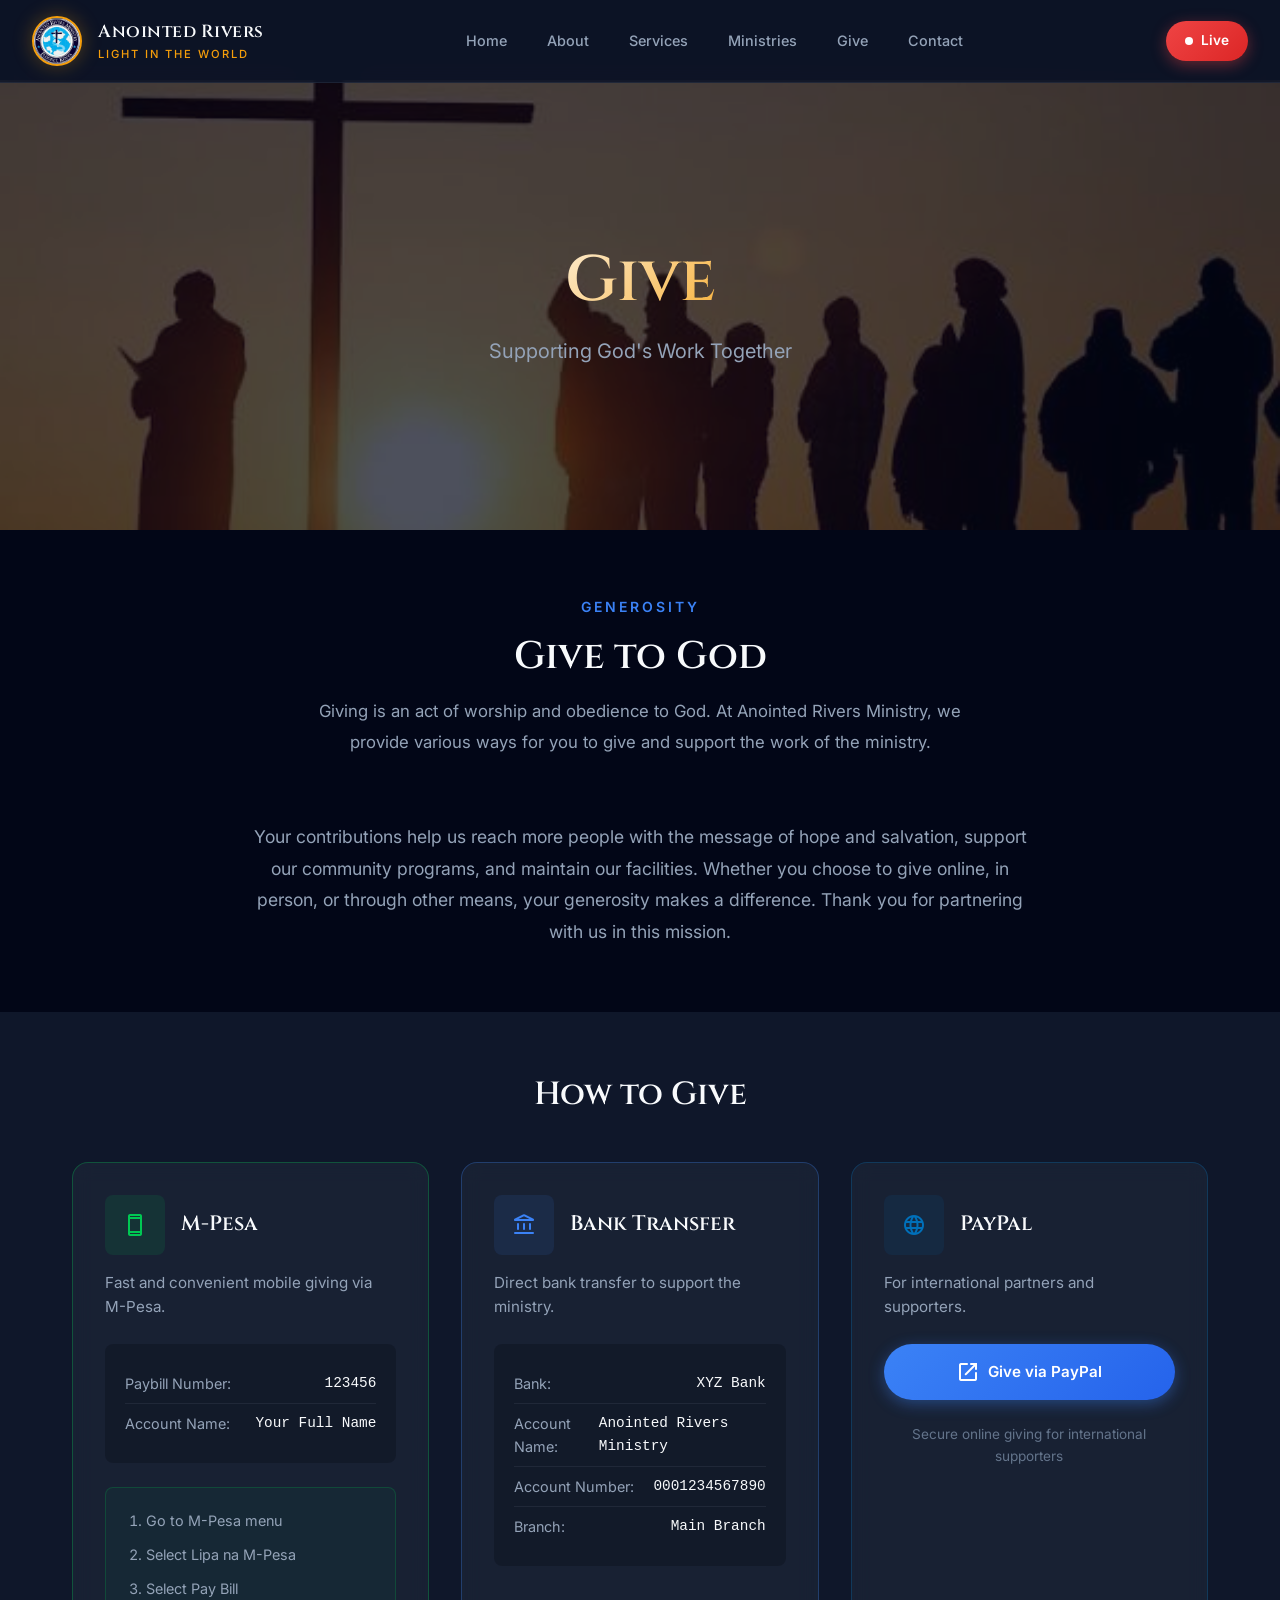
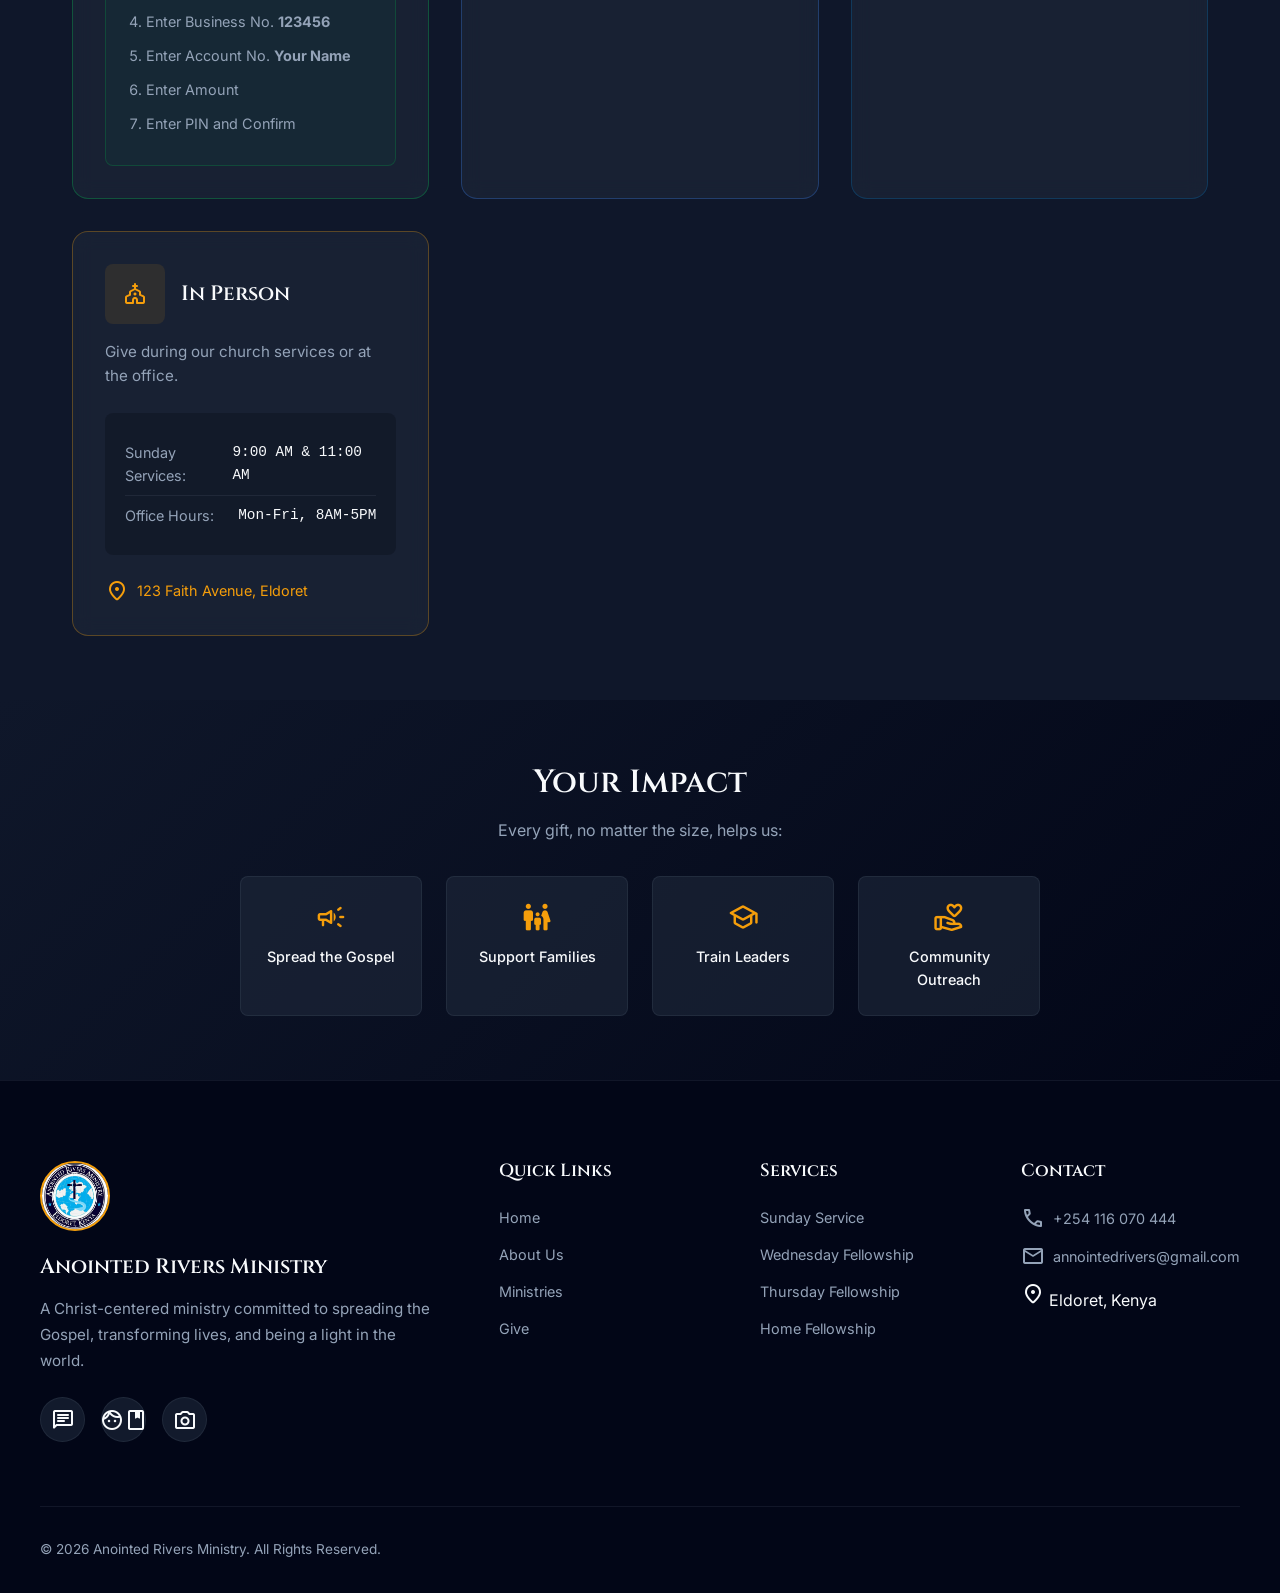
<file: give.html>
<!DOCTYPE html>
<html lang="en">
<head>
    <meta charset="UTF-8">
    <meta name="viewport" content="width=device-width, initial-scale=1.0">
    <title>Give - Anointed Rivers Ministry</title>
    <meta name="description" content="Support the work of Anointed Rivers Ministry. Give online via M-Pesa, bank transfer, PayPal, or in person.">
    <link rel="preconnect" href="https://fonts.googleapis.com">
    <link rel="preconnect" href="https://fonts.gstatic.com" crossorigin>
    <link href="https://fonts.googleapis.com/css2?family=Cinzel:wght@400;500;600;700&family=Inter:wght@300;400;500;600;700&display=swap" rel="stylesheet">
    <link rel="stylesheet" href="https://fonts.googleapis.com/css2?family=Material+Symbols+Rounded:opsz,wght,FILL,GRAD@24,400,0,0" />
    <link rel="icon" type="image/png" href="Assets/Images/logo.png">
    <link rel="stylesheet" href="style.css">
</head>
<body>
    <div class="loader" id="loader">
        <div class="loader-content">
            <div class="loader-logo"></div>
            <p>Loading...</p>
        </div>
    </div>

    <nav class="navbar" id="navbar">
        <div class="nav-container">
            <div class="logo-group">
                <img src="Assets/Images/logo.png" alt="Anointed Rivers Ministry" class="logo">
                <div class="logo-text">
                    <span class="logo-title">Anointed Rivers</span>
                    <span class="logo-subtitle">Light In The World</span>
                </div>
            </div>
            
            <ul class="nav-links">
                <li><a href="index.html">Home</a></li>
                <li><a href="about.html">About</a></li>
                <li><a href="index.html#services">Services</a></li>
                <li><a href="ministries.html">Ministries</a></li>
                <li><a href="give.html" class="active">Give</a></li>
                <li><a href="index.html#contact">Contact</a></li>
            </ul>

            <div class="nav-cta">
                <a href="https://www.facebook.com/YourPage/live" target="_blank" class="btn-live">
                    <span class="live-dot"></span>
                    Live
                </a>
            </div>

            <button class="mobile-menu-btn" id="menuBtn" aria-label="Toggle menu">
                <span class="material-symbols-rounded">menu</span>
            </button>
        </div>
    </nav>

    <div class="mobile-menu-overlay" id="mobileOverlay"></div>
    <div class="mobile-menu" id="mobileMenu">
        <button class="mobile-close-btn" id="closeMenuBtn">
            <span class="material-symbols-rounded">close</span>
        </button>
        <ul>
            <li><a href="index.html">Home</a></li>
            <li><a href="about.html">About</a></li>
            <li><a href="index.html#services">Services</a></li>
            <li><a href="ministries.html">Ministries</a></li>
            <li><a href="give.html">Give</a></li>
            <li><a href="index.html#contact">Contact</a></li>
        </ul>
        <a href="https://www.facebook.com/YourPage/live" target="_blank" class="btn-live mobile-live">
            <span class="live-dot"></span>
            Watch Live
        </a>
    </div>

    <section class="page-hero give-hero">
        <div class="page-hero-bg" style="background-image: url('Assets/Images/give-banner.jpeg');"></div>
        <div class="page-hero-overlay"></div>
        <div class="page-hero-content">
            <h1>Give</h1>
            <p>Supporting God's Work Together</p>
        </div>
    </section>

    <section class="give-intro">
        <div class="container">
            <div class="section-header">
                <span class="section-label">Generosity</span>
                <h2 class="section-title">Give to God</h2>
                <p class="section-subtitle">Giving is an act of worship and obedience to God. At Anointed Rivers Ministry, we provide various ways for you to give and support the work of the ministry.</p>
            </div>
            
            <div class="give-message">
                <p>Your contributions help us reach more people with the message of hope and salvation, support our community programs, and maintain our facilities. Whether you choose to give online, in person, or through other means, your generosity makes a difference. Thank you for partnering with us in this mission.</p>
            </div>
        </div>
    </section>

    <section class="give-methods-section">
        <div class="container">
            <h3 class="methods-title">How to Give</h3>
            
            <div class="give-methods-grid">
                <div class="give-method-card mpesa">
                    <div class="method-header">
                        <div class="method-icon">
                            <span class="material-symbols-rounded">smartphone</span>
                        </div>
                        <h4>M-Pesa</h4>
                    </div>
                    <p class="method-desc">Fast and convenient mobile giving via M-Pesa.</p>
                    <div class="method-details">
                        <div class="detail-row">
                            <span class="detail-label">Paybill Number:</span>
                            <span class="detail-value">123456</span>
                        </div>
                        <div class="detail-row">
                            <span class="detail-label">Account Name:</span>
                            <span class="detail-value">Your Full Name</span>
                        </div>
                    </div>
                    <div class="method-instructions">
                        <ol>
                            <li>Go to M-Pesa menu</li>
                            <li>Select Lipa na M-Pesa</li>
                            <li>Select Pay Bill</li>
                            <li>Enter Business No. <strong>123456</strong></li>
                            <li>Enter Account No. <strong>Your Name</strong></li>
                            <li>Enter Amount</li>
                            <li>Enter PIN and Confirm</li>
                        </ol>
                    </div>
                </div>

                <div class="give-method-card bank">
                    <div class="method-header">
                        <div class="method-icon">
                            <span class="material-symbols-rounded">account_balance</span>
                        </div>
                        <h4>Bank Transfer</h4>
                    </div>
                    <p class="method-desc">Direct bank transfer to support the ministry.</p>
                    <div class="method-details">
                        <div class="detail-row">
                            <span class="detail-label">Bank:</span>
                            <span class="detail-value">XYZ Bank</span>
                        </div>
                        <div class="detail-row">
                            <span class="detail-label">Account Name:</span>
                            <span class="detail-value">Anointed Rivers Ministry</span>
                        </div>
                        <div class="detail-row">
                            <span class="detail-label">Account Number:</span>
                            <span class="detail-value">0001234567890</span>
                        </div>
                        <div class="detail-row">
                            <span class="detail-label">Branch:</span>
                            <span class="detail-value">Main Branch</span>
                        </div>
                    </div>
                </div>

                <div class="give-method-card paypal">
                    <div class="method-header">
                        <div class="method-icon">
                            <span class="material-symbols-rounded">language</span>
                        </div>
                        <h4>PayPal</h4>
                    </div>
                    <p class="method-desc">For international partners and supporters.</p>
                    <div class="method-action">
                        <a href="#" class="btn-primary btn-full">
                            <span class="material-symbols-rounded">open_in_new</span>
                            Give via PayPal
                        </a>
                    </div>
                    <p class="method-note">Secure online giving for international supporters</p>
                </div>

                <div class="give-method-card inperson">
                    <div class="method-header">
                        <div class="method-icon">
                            <span class="material-symbols-rounded">church</span>
                        </div>
                        <h4>In Person</h4>
                    </div>
                    <p class="method-desc">Give during our church services or at the office.</p>
                    <div class="method-details">
                        <div class="detail-row">
                            <span class="detail-label">Sunday Services:</span>
                            <span class="detail-value">9:00 AM & 11:00 AM</span>
                        </div>
                        <div class="detail-row">
                            <span class="detail-label">Office Hours:</span>
                            <span class="detail-value">Mon-Fri, 8AM-5PM</span>
                        </div>
                    </div>
                    <div class="method-location">
                        <span class="material-symbols-rounded">location_on</span>
                        <span>123 Faith Avenue, Eldoret</span>
                    </div>
                </div>
            </div>
        </div>
    </section>

    <section class="give-impact">
        <div class="container">
            <div class="impact-content">
                <h3>Your Impact</h3>
                <p>Every gift, no matter the size, helps us:</p>
                <div class="impact-grid">
                    <div class="impact-item">
                        <span class="material-symbols-rounded">campaign</span>
                        <span>Spread the Gospel</span>
                    </div>
                    <div class="impact-item">
                        <span class="material-symbols-rounded">family_restroom</span>
                        <span>Support Families</span>
                    </div>
                    <div class="impact-item">
                        <span class="material-symbols-rounded">school</span>
                        <span>Train Leaders</span>
                    </div>
                    <div class="impact-item">
                        <span class="material-symbols-rounded">volunteer_activism</span>
                        <span>Community Outreach</span>
                    </div>
                </div>
            </div>
        </div>
    </section>

    <footer>
        <div class="footer-grid">
            <div class="footer-brand">
                <img src="Assets/Images/logo.png" alt="Logo">
                <h3>Anointed Rivers Ministry</h3>
                <p>A Christ-centered ministry committed to spreading the Gospel, transforming lives, and being a light in the world.</p>
                <div class="social-links">
                    <a href="https://wa.me/254116070444" target="_blank"><span class="material-symbols-rounded">chat</span></a>
                    <a href="https://www.facebook.com/YourPage" target="_blank"><span class="material-symbols-rounded">facebook</span></a>
                    <a href="https://www.instagram.com/YourPage" target="_blank"><span class="material-symbols-rounded">photo_camera</span></a>
                </div>
            </div>

            <div class="footer-col">
                <h4>Quick Links</h4>
                <ul>
                    <li><a href="index.html">Home</a></li>
                    <li><a href="about.html">About Us</a></li>
                    <li><a href="ministries.html">Ministries</a></li>
                    <li><a href="give.html">Give</a></li>
                </ul>
            </div>

            <div class="footer-col">
                <h4>Services</h4>
                <ul>
                    <li><a href="index.html#services">Sunday Service</a></li>
                    <li><a href="index.html#services">Wednesday Fellowship</a></li>
                    <li><a href="index.html#services">Thursday Fellowship</a></li>
                    <li><a href="index.html#services">Home Fellowship</a></li>
                </ul>
            </div>

            <div class="footer-col">
                <h4>Contact</h4>
                <ul>
                    <li><a href="tel:+254116070444"><span class="material-symbols-rounded">call</span> +254 116 070 444</a></li>
                    <li><a href="mailto:annointedrivers@gmail.com"><span class="material-symbols-rounded">email</span> annointedrivers@gmail.com</a></li>
                    <li><span class="material-symbols-rounded">location_on</span> Eldoret, Kenya</li>
                </ul>
            </div>
        </div>

        <div class="footer-bottom">
            <p>&copy; <span id="year"></span> Anointed Rivers Ministry. All Rights Reserved.</p>
        </div>
    </footer>

    <script src="Assets/JS/main.js"></script>
</body>
</html>
</file>
<file: style.css>
/* ============================================
   ANOINTED RIVERS MINISTRY - MODERN STYLES
   ============================================ */

/* CSS Variables */
:root {
    --primary: #0f172a;
    --primary-light: #1e293b;
    --primary-lighter: #334155;
    --accent: #3b82f6;
    --accent-hover: #2563eb;
    --accent-light: #60a5fa;
    --gold: #f59e0b;
    --gold-light: #fbbf24;
    --gold-dark: #d97706;
    --text: #f8fafc;
    --text-muted: #94a3b8;
    --text-dark: #64748b;
    --bg-dark: #020617;
    --bg-card: rgba(30, 41, 59, 0.6);
    --border: rgba(148, 163, 184, 0.1);
    --border-light: rgba(148, 163, 184, 0.2);
    --shadow: 0 25px 50px -12px rgba(0, 0, 0, 0.5);
    --shadow-sm: 0 4px 6px -1px rgba(0, 0, 0, 0.1);
    --transition: all 0.3s cubic-bezier(0.4, 0, 0.2, 1);
    --transition-slow: all 0.5s cubic-bezier(0.4, 0, 0.2, 1);
    --radius: 16px;
    --radius-sm: 8px;
    --container: 1200px;
}

/* Reset & Base */
*, *::before, *::after {
    margin: 0;
    padding: 0;
    box-sizing: border-box;
}

html {
    scroll-behavior: smooth;
    font-size: 16px;
}

body {
    font-family: 'Inter', -apple-system, BlinkMacSystemFont, 'Segoe UI', Roboto, sans-serif;
    background: var(--bg-dark);
    color: var(--text);
    line-height: 1.6;
    overflow-x: hidden;
    -webkit-font-smoothing: antialiased;
    -moz-osx-font-smoothing: grayscale;
}

/* Typography */
h1, h2, h3, h4, h5, h6 {
    font-family: 'Cinzel', serif;
    font-weight: 600;
    line-height: 1.2;
    color: var(--text);
}

a {
    color: inherit;
    text-decoration: none;
    transition: var(--transition);
}

img {
    max-width: 100%;
    height: auto;
    display: block;
}

/* Container */
.container {
    max-width: var(--container);
    margin: 0 auto;
    padding: 0 2rem;
}

/* Scrollbar */
::-webkit-scrollbar {
    width: 8px;
}

::-webkit-scrollbar-track {
    background: var(--primary);
}

::-webkit-scrollbar-thumb {
    background: var(--accent);
    border-radius: 4px;
}

::-webkit-scrollbar-thumb:hover {
    background: var(--accent-hover);
}

/* ============================================
   LOADER
   ============================================ */
.loader {
    position: fixed;
    inset: 0;
    background: var(--bg-dark);
    z-index: 10000;
    display: flex;
    align-items: center;
    justify-content: center;
    transition: opacity 0.5s, visibility 0.5s;
}

.loader.hidden {
    opacity: 0;
    visibility: hidden;
}

.loader-content {
    text-align: center;
}

.loader-logo {
    width: 80px;
    height: 80px;
    border-radius: 50%;
    border: 3px solid var(--gold);
    border-top-color: transparent;
    animation: spin 1s linear infinite;
    margin: 0 auto 1rem;
}

.loader p {
    color: var(--gold);
    font-family: 'Cinzel', serif;
    font-size: 0.9rem;
}

@keyframes spin {
    to { transform: rotate(360deg); }
}

/* ============================================
   NAVIGATION
   ============================================ */
.navbar {
    position: fixed;
    top: 0;
    left: 0;
    right: 0;
    z-index: 1000;
    background: rgba(15, 23, 42, 0.8);
    backdrop-filter: blur(20px);
    -webkit-backdrop-filter: blur(20px);
    border-bottom: 1px solid var(--border);
    transition: var(--transition);
}

.navbar.scrolled {
    background: rgba(15, 23, 42, 0.98);
    box-shadow: var(--shadow);
}

.nav-container {
    max-width: 1400px;
    margin: 0 auto;
    padding: 1rem 2rem;
    display: flex;
    align-items: center;
    justify-content: space-between;
}

.logo-group {
    display: flex;
    align-items: center;
    gap: 1rem;
}

.logo {
    width: 50px;
    height: 50px;
    border-radius: 50%;
    object-fit: cover;
    border: 2px solid var(--gold);
    box-shadow: 0 0 20px rgba(245, 158, 11, 0.3);
    transition: var(--transition);
}

.logo:hover {
    transform: scale(1.05);
    box-shadow: 0 0 30px rgba(245, 158, 11, 0.5);
}

.logo-text {
    display: flex;
    flex-direction: column;
}

.logo-title {
    font-family: 'Cinzel', serif;
    font-size: 1.1rem;
    font-weight: 600;
    color: var(--text);
    letter-spacing: 0.5px;
}

.logo-subtitle {
    font-size: 0.7rem;
    color: var(--gold);
    text-transform: uppercase;
    letter-spacing: 2px;
    font-weight: 500;
}

.nav-links {
    display: flex;
    align-items: center;
    gap: 2.5rem;
    list-style: none;
}

.nav-links a {
    color: var(--text-muted);
    font-size: 0.9rem;
    font-weight: 500;
    position: relative;
    padding: 0.5rem 0;
}

.nav-links a::after {
    content: '';
    position: absolute;
    bottom: 0;
    left: 0;
    width: 0;
    height: 2px;
    background: linear-gradient(90deg, var(--accent), var(--gold));
    transition: var(--transition);
}

.nav-links a:hover,
.nav-links a.active {
    color: var(--text);
}

.nav-links a:hover::after,
.nav-links a.active::after {
    width: 100%;
}

.nav-cta {
    display: flex;
    align-items: center;
    gap: 1rem;
}

.btn-live {
    display: flex;
    align-items: center;
    gap: 0.5rem;
    background: linear-gradient(135deg, #ef4444, #dc2626);
    color: white;
    padding: 0.6rem 1.2rem;
    border-radius: 50px;
    font-size: 0.85rem;
    font-weight: 600;
    transition: var(--transition);
    box-shadow: 0 4px 15px rgba(239, 68, 68, 0.4);
    animation: pulse 2s infinite;
}

@keyframes pulse {
    0%, 100% { box-shadow: 0 4px 15px rgba(239, 68, 68, 0.4); }
    50% { box-shadow: 0 4px 25px rgba(239, 68, 68, 0.6); }
}

.btn-live:hover {
    transform: translateY(-2px);
    box-shadow: 0 6px 20px rgba(239, 68, 68, 0.5);
}

.live-dot {
    width: 8px;
    height: 8px;
    background: white;
    border-radius: 50%;
    animation: blink 1.5s infinite;
}

@keyframes blink {
    0%, 100% { opacity: 1; }
    50% { opacity: 0.3; }
}

.mobile-menu-btn {
    display: none;
    background: none;
    border: none;
    color: var(--text);
    cursor: pointer;
    padding: 0.5rem;
    border-radius: var(--radius-sm);
    transition: var(--transition);
}

.mobile-menu-btn:hover {
    background: var(--bg-card);
}

/* Mobile Menu */
.mobile-menu-overlay {
    position: fixed;
    inset: 0;
    background: rgba(0, 0, 0, 0.8);
    z-index: 1001;
    opacity: 0;
    visibility: hidden;
    transition: all 0.3s;
    backdrop-filter: blur(4px);
}

.mobile-menu-overlay.active {
    opacity: 1;
    visibility: visible;
}

.mobile-menu {
    position: fixed;
    top: 0;
    right: -100%;
    width: 85%;
    max-width: 400px;
    height: 100vh;
    background: var(--primary-light);
    z-index: 1002;
    padding: 5rem 2rem 2rem;
    transition: right 0.3s ease;
    border-left: 1px solid var(--border);
    overflow-y: auto;
    display: flex;
    flex-direction: column;
}

.mobile-menu.active {
    right: 0;
}

.mobile-close-btn {
    position: absolute;
    top: 1.5rem;
    right: 1.5rem;
    background: none;
    border: none;
    color: var(--text);
    cursor: pointer;
    padding: 0.5rem;
    border-radius: 50%;
    transition: var(--transition);
}

.mobile-close-btn:hover {
    background: var(--bg-card);
}

.mobile-menu ul {
    list-style: none;
    margin-bottom: 2rem;
}

.mobile-menu li {
    margin-bottom: 0.5rem;
}

.mobile-menu a {
    color: var(--text);
    font-size: 1.1rem;
    font-weight: 500;
    display: block;
    padding: 1rem 0;
    border-bottom: 1px solid var(--border);
}

.mobile-menu a:hover {
    color: var(--accent);
    padding-left: 1rem;
}

.mobile-live {
    margin: 1rem 0;
    justify-content: center;
}

.mobile-contact {
    margin-top: auto;
    padding-top: 2rem;
    border-top: 1px solid var(--border);
    display: flex;
    flex-direction: column;
    gap: 1rem;
}

.mobile-contact a {
    display: flex;
    align-items: center;
    gap: 0.75rem;
    color: var(--text-muted);
    font-size: 0.9rem;
    padding: 0;
    border: none;
}

.mobile-contact a:hover {
    color: var(--accent);
    padding-left: 0;
}

.mobile-socials {
    display: flex;
    gap: 1rem;
    margin-top: 1.5rem;
    justify-content: center;
}

.mobile-socials a {
    width: 45px;
    height: 45px;
    border-radius: 50%;
    background: var(--bg-card);
    display: flex;
    align-items: center;
    justify-content: center;
    border: none;
    padding: 0;
}

.mobile-socials a:hover {
    background: var(--accent);
    color: white;
    padding-left: 0;
    transform: translateY(-3px);
}

/* ============================================
   BUTTONS
   ============================================ */
.btn-primary,
.btn-secondary {
    display: inline-flex;
    align-items: center;
    justify-content: center;
    gap: 0.5rem;
    padding: 1rem 2rem;
    border-radius: 50px;
    font-weight: 600;
    font-size: 0.95rem;
    transition: var(--transition);
    border: none;
    cursor: pointer;
    font-family: inherit;
}

.btn-primary {
    background: linear-gradient(135deg, var(--accent), var(--accent-hover));
    color: white;
    box-shadow: 0 4px 15px rgba(59, 130, 246, 0.4);
}

.btn-primary:hover {
    transform: translateY(-3px);
    box-shadow: 0 8px 25px rgba(59, 130, 246, 0.5);
}

.btn-secondary {
    background: transparent;
    color: var(--text);
    border: 1px solid var(--border-light);
    backdrop-filter: blur(10px);
}

.btn-secondary:hover {
    background: rgba(255, 255, 255, 0.1);
    border-color: var(--accent);
}

.btn-large {
    padding: 1.25rem 2.5rem;
    font-size: 1.1rem;
}

.btn-full {
    width: 100%;
}

/* ============================================
   HERO SECTION
   ============================================ */
.hero {
    position: relative;
    min-height: 100vh;
    display: flex;
    align-items: center;
    justify-content: center;
    overflow: hidden;
    padding-top: 80px;
}

.hero-bg {
    position: absolute;
    inset: 0;
    z-index: -2;
}

.hero-video {
    width: 100%;
    height: 100%;
    object-fit: cover;
}

.hero-overlay {
    position: absolute;
    inset: 0;
    background: rgba(2, 6, 23, 0.7);
    z-index: -1;
}

.hero-particles {
    position: absolute;
    inset: 0;
    background: 
        radial-gradient(circle at 20% 50%, rgba(59, 130, 246, 0.15) 0%, transparent 50%),
        radial-gradient(circle at 80% 80%, rgba(245, 158, 11, 0.1) 0%, transparent 50%);
    z-index: -1;
    pointer-events: none;
}

.hero-content {
    text-align: center;
    max-width: 900px;
    padding: 2rem;
    animation: fadeInUp 1s ease-out;
    z-index: 1;
}

@keyframes fadeInUp {
    from {
        opacity: 0;
        transform: translateY(30px);
    }
    to {
        opacity: 1;
        transform: translateY(0);
    }
}

.hero-badge {
    display: inline-flex;
    align-items: center;
    gap: 0.5rem;
    background: rgba(59, 130, 246, 0.1);
    border: 1px solid rgba(59, 130, 246, 0.3);
    padding: 0.5rem 1rem;
    border-radius: 50px;
    font-size: 0.85rem;
    color: var(--accent);
    margin-bottom: 2rem;
    backdrop-filter: blur(10px);
}

.hero h1 {
    font-size: clamp(2.5rem, 6vw, 4.5rem);
    font-weight: 600;
    line-height: 1.1;
    margin-bottom: 1.5rem;
    background: linear-gradient(135deg, #fff 0%, #94a3b8 100%);
    -webkit-background-clip: text;
    -webkit-text-fill-color: transparent;
    background-clip: text;
}

.hero p {
    font-size: clamp(1rem, 2vw, 1.25rem);
    color: var(--text-muted);
    max-width: 600px;
    margin: 0 auto 2.5rem;
    line-height: 1.8;
}

.hero-buttons {
    display: flex;
    gap: 1rem;
    justify-content: center;
    flex-wrap: wrap;
}

/* Stats Bar */
.stats-bar {
    position: absolute;
    bottom: 0;
    left: 0;
    right: 0;
    background: linear-gradient(to top, rgba(2, 6, 23, 0.95), transparent);
    padding: 4rem 2rem 2rem;
    z-index: 1;
}

.stats-container {
    max-width: var(--container);
    margin: 0 auto;
    display: grid;
    grid-template-columns: repeat(auto-fit, minmax(150px, 1fr));
    gap: 2rem;
    text-align: center;
}

.stat-item h3 {
    font-family: 'Cinzel', serif;
    font-size: 2.5rem;
    color: var(--gold);
    margin-bottom: 0.25rem;
    font-weight: 700;
}

.stat-item p {
    font-size: 0.85rem;
    color: var(--text-muted);
    text-transform: uppercase;
    letter-spacing: 1px;
}

/* ============================================
   SECTION HEADERS
   ============================================ */
.section-header {
    text-align: center;
    max-width: 700px;
    margin: 0 auto 4rem;
}

.section-header.light {
    color: var(--text);
}

.section-label {
    display: inline-block;
    color: var(--accent);
    font-size: 0.875rem;
    font-weight: 600;
    text-transform: uppercase;
    letter-spacing: 3px;
    margin-bottom: 1rem;
}

.section-title {
    font-size: clamp(2rem, 4vw, 3rem);
    margin-bottom: 1rem;
}

.section-subtitle {
    color: var(--text-muted);
    font-size: 1.1rem;
    line-height: 1.8;
}

/* ============================================
   WELCOME SECTION (SLIDESHOW)
   ============================================ */
.welcome-section {
    padding: 6rem 2rem;
    background: linear-gradient(180deg, var(--bg-dark) 0%, var(--primary) 100%);
}

.welcome-container {
    max-width: var(--container);
    margin: 0 auto;
    display: grid;
    grid-template-columns: 1fr 1fr;
    gap: 4rem;
    align-items: center;
}

.slideshow-container {
    position: relative;
}

.slideshow {
    position: relative;
    border-radius: var(--radius);
    overflow: hidden;
    box-shadow: var(--shadow);
}

.slides {
    display: none;
    animation: fadeIn 0.5s;
}

.slides.active {
    display: block;
}

.slides img {
    width: 100%;
    height: 500px;
    object-fit: cover;
}

.slide-arrow {
    position: absolute;
    top: 50%;
    transform: translateY(-50%);
    background: rgba(0, 0, 0, 0.5);
    border: none;
    color: white;
    width: 50px;
    height: 50px;
    border-radius: 50%;
    cursor: pointer;
    display: flex;
    align-items: center;
    justify-content: center;
    transition: var(--transition);
    backdrop-filter: blur(4px);
}

.slide-arrow:hover {
    background: rgba(0, 0, 0, 0.8);
    transform: translateY(-50%) scale(1.1);
}

.slide-arrow.prev { left: 1rem; }
.slide-arrow.next { right: 1rem; }

.slide-dots {
    position: absolute;
    bottom: 1.5rem;
    left: 50%;
    transform: translateX(-50%);
    display: flex;
    gap: 0.5rem;
}

.dot {
    width: 10px;
    height: 10px;
    border-radius: 50%;
    background: rgba(255, 255, 255, 0.5);
    cursor: pointer;
    transition: var(--transition);
}

.dot.active {
    background: var(--gold);
    width: 30px;
    border-radius: 5px;
}

.welcome-content h2 {
    font-size: 2.5rem;
    margin-bottom: 1.5rem;
}

.welcome-text {
    display: flex;
    flex-direction: column;
    gap: 1.5rem;
    margin-bottom: 2rem;
}

.welcome-text p {
    color: var(--text-muted);
    line-height: 1.8;
    font-size: 1.05rem;
}

/* ============================================
   ABOUT INTRO SECTION
   ============================================ */
.about-intro {
    padding: 6rem 2rem;
    background: var(--primary);
}

.about-grid {
    max-width: var(--container);
    margin: 0 auto;
    display: grid;
    grid-template-columns: repeat(3, 1fr);
    gap: 2rem;
}

.about-card {
    background: var(--bg-card);
    border: 1px solid var(--border);
    border-radius: var(--radius);
    padding: 2.5rem;
    text-align: center;
    transition: var(--transition);
    backdrop-filter: blur(10px);
}

.about-card:hover {
    transform: translateY(-10px);
    border-color: var(--accent);
    box-shadow: var(--shadow);
}

.about-card.featured {
    border-color: var(--gold);
    background: linear-gradient(135deg, rgba(245, 158, 11, 0.1), var(--bg-card));
}

.about-icon {
    width: 70px;
    height: 70px;
    background: linear-gradient(135deg, rgba(59, 130, 246, 0.2), rgba(59, 130, 246, 0.05));
    border-radius: 50%;
    display: flex;
    align-items: center;
    justify-content: center;
    margin: 0 auto 1.5rem;
    color: var(--accent);
    font-size: 2rem;
}

.about-card.featured .about-icon {
    background: linear-gradient(135deg, rgba(245, 158, 11, 0.2), rgba(245, 158, 11, 0.05));
    color: var(--gold);
}

.about-card h3 {
    font-size: 1.3rem;
    margin-bottom: 1rem;
}

.about-card p {
    color: var(--text-muted);
    font-size: 0.95rem;
    line-height: 1.7;
}

/* ============================================
   SERVICES SECTION
   ============================================ */
.services {
    padding: 6rem 2rem;
    background: linear-gradient(180deg, var(--primary) 0%, var(--bg-dark) 100%);
}

.services-grid {
    max-width: var(--container);
    margin: 0 auto;
    display: grid;
    grid-template-columns: repeat(auto-fit, minmax(280px, 1fr));
    gap: 2rem;
}

.service-card {
    background: var(--bg-card);
    border: 1px solid var(--border);
    border-radius: var(--radius);
    overflow: hidden;
    transition: var(--transition);
    backdrop-filter: blur(10px);
}

.service-card:hover {
    transform: translateY(-10px);
    border-color: var(--accent);
    box-shadow: var(--shadow);
}

.service-card.featured {
    border-color: var(--gold);
}

.service-image {
    height: 200px;
    background-size: cover;
    background-position: center;
    position: relative;
}

.service-overlay {
    position: absolute;
    inset: 0;
    background: linear-gradient(to top, rgba(0,0,0,0.8), transparent);
}

.live-badge {
    position: absolute;
    top: 1rem;
    left: 1rem;
    background: linear-gradient(135deg, #ef4444, #dc2626);
    color: white;
    padding: 0.35rem 0.875rem;
    border-radius: 50px;
    font-size: 0.75rem;
    font-weight: 700;
    text-transform: uppercase;
    letter-spacing: 1px;
    animation: pulse 2s infinite;
    z-index: 1;
}

.service-content {
    padding: 1.5rem;
}

.service-meta {
    display: flex;
    flex-direction: column;
    gap: 0.25rem;
    margin-bottom: 1rem;
}

.service-day {
    color: var(--gold);
    font-weight: 600;
    font-size: 0.9rem;
}

.service-time {
    color: var(--text-muted);
    font-size: 0.85rem;
    display: flex;
    align-items: center;
    gap: 0.25rem;
}

.service-content h3 {
    font-size: 1.25rem;
    margin-bottom: 0.75rem;
}

.service-content p {
    color: var(--text-muted);
    font-size: 0.9rem;
    line-height: 1.6;
    margin-bottom: 1rem;
}

.service-tags {
    display: flex;
    gap: 0.5rem;
    flex-wrap: wrap;
}

.tag {
    background: rgba(59, 130, 246, 0.1);
    color: var(--accent-light);
    padding: 0.35rem 0.75rem;
    border-radius: 50px;
    font-size: 0.75rem;
    font-weight: 500;
}

/* ============================================
   MINISTRIES SECTION
   ============================================ */
.ministries {
    padding: 6rem 2rem;
    background: var(--bg-dark);
}

.tabs-container {
    max-width: 1000px;
    margin: 0 auto;
}

.tabs-nav {
    display: flex;
    justify-content: center;
    gap: 1rem;
    margin-bottom: 3rem;
    flex-wrap: wrap;
}

.tab-btn {
    background: transparent;
    border: 1px solid var(--border);
    color: var(--text-muted);
    padding: 0.875rem 1.5rem;
    border-radius: 50px;
    cursor: pointer;
    font-family: inherit;
    font-weight: 500;
    transition: var(--transition);
    display: flex;
    align-items: center;
    gap: 0.5rem;
    font-size: 0.9rem;
}

.tab-btn:hover {
    border-color: var(--accent);
    color: var(--text);
}

.tab-btn.active {
    background: linear-gradient(135deg, var(--accent), var(--accent-hover));
    color: white;
    border-color: transparent;
}

.tab-content {
    display: none;
    animation: fadeIn 0.5s ease;
}

.tab-content.active {
    display: block;
}

@keyframes fadeIn {
    from { opacity: 0; transform: translateY(10px); }
    to { opacity: 1; transform: translateY(0); }
}

.ministry-showcase {
    background: var(--bg-card);
    border-radius: var(--radius);
    overflow: hidden;
    display: grid;
    grid-template-columns: 1fr 1fr;
    border: 1px solid var(--border);
    backdrop-filter: blur(10px);
}

.ministry-image {
    position: relative;
    overflow: hidden;
    min-height: 400px;
}

.ministry-image img {
    width: 100%;
    height: 100%;
    object-fit: cover;
    transition: transform 0.5s ease;
}

.ministry-showcase:hover .ministry-image img {
    transform: scale(1.05);
}

.ministry-info {
    padding: 3rem;
    display: flex;
    flex-direction: column;
    justify-content: center;
}

.ministry-info h3 {
    font-size: 2rem;
    margin-bottom: 1rem;
}

.ministry-info p {
    color: var(--text-muted);
    line-height: 1.8;
    margin-bottom: 1.5rem;
}

.ministry-features {
    list-style: none;
    margin-bottom: 2rem;
}

.ministry-features li {
    display: flex;
    align-items: center;
    gap: 0.75rem;
    margin-bottom: 0.75rem;
    color: var(--text);
}

.ministry-features .material-symbols-rounded {
    color: var(--gold);
}

/* ============================================
   GIVE SECTION
   ============================================ */
.give-section {
    position: relative;
    padding: 6rem 2rem;
    background: linear-gradient(135deg, var(--primary) 0%, var(--bg-dark) 100%);
    overflow: hidden;
}

.give-section::before {
    content: '';
    position: absolute;
    top: -50%;
    right: -20%;
    width: 600px;
    height: 600px;
    background: radial-gradient(circle, rgba(59, 130, 246, 0.1) 0%, transparent 70%);
    pointer-events: none;
}

.give-content {
    position: relative;
    z-index: 1;
    text-align: center;
}

/* ============================================
   CONTACT SECTION
   ============================================ */
.contact {
    padding: 6rem 2rem;
    background: var(--primary);
}

.contact-grid {
    max-width: 1000px;
    margin: 0 auto;
    display: grid;
    grid-template-columns: repeat(auto-fit, minmax(220px, 1fr));
    gap: 2rem;
}

.contact-card {
    background: var(--bg-card);
    border: 1px solid var(--border);
    border-radius: var(--radius);
    padding: 2.5rem 2rem;
    text-align: center;
    transition: var(--transition);
    backdrop-filter: blur(10px);
}

.contact-card:hover {
    transform: translateY(-10px);
    border-color: var(--accent);
    box-shadow: var(--shadow);
}

.contact-icon {
    width: 70px;
    height: 70px;
    background: linear-gradient(135deg, rgba(59, 130, 246, 0.2), rgba(59, 130, 246, 0.05));
    border-radius: 50%;
    display: flex;
    align-items: center;
    justify-content: center;
    margin: 0 auto 1.5rem;
    color: var(--accent);
    font-size: 2rem;
}

.contact-card h3 {
    font-size: 1.2rem;
    margin-bottom: 0.75rem;
}

.contact-card p {
    color: var(--text-muted);
    font-size: 0.95rem;
    line-height: 1.6;
}

.contact-card a {
    color: var(--accent);
}

.contact-card a:hover {
    color: var(--gold);
}

/* ============================================
   PAGE HERO (for subpages)
   ============================================ */
.page-hero {
    position: relative;
    height: 50vh;
    min-height: 400px;
    display: flex;
    align-items: center;
    justify-content: center;
    margin-top: 80px;
    overflow: hidden;
}

.page-hero-bg {
    position: absolute;
    inset: 0;
    background-size: cover;
    background-position: center;
}

.page-hero-overlay {
    position: absolute;
    inset: 0;
    background: rgba(2, 6, 23, 0.7);
}

.page-hero-content {
    position: relative;
    z-index: 1;
    text-align: center;
    padding: 2rem;
}

.page-hero-content h1 {
    font-size: clamp(2.5rem, 5vw, 4rem);
    margin-bottom: 1rem;
    background: linear-gradient(135deg, #fff 0%, var(--gold) 100%);
    -webkit-background-clip: text;
    -webkit-text-fill-color: transparent;
    background-clip: text;
}

.page-hero-content p {
    font-size: 1.25rem;
    color: var(--text-muted);
}

/* ============================================
   ABOUT PAGE SPECIFIC
   ============================================ */
.who-we-are {
    padding: 6rem 2rem;
    background: var(--bg-dark);
}

.identity-intro {
    text-align: center;
    max-width: 800px;
    margin: 0 auto 4rem;
}

.lead-text {
    font-size: 1.25rem;
    color: var(--text-muted);
    line-height: 1.8;
}

.pillars-grid {
    display: grid;
    grid-template-columns: repeat(auto-fit, minmax(300px, 1fr));
    gap: 2rem;
    max-width: var(--container);
    margin: 0 auto;
}

.pillar-card {
    background: var(--bg-card);
    border: 1px solid var(--border);
    border-radius: var(--radius);
    padding: 2.5rem;
    position: relative;
    transition: var(--transition);
}

.pillar-card:hover {
    transform: translateY(-5px);
    border-color: var(--gold);
}

.pillar-number {
    font-family: 'Cinzel', serif;
    font-size: 3rem;
    font-weight: 700;
    color: var(--gold);
    opacity: 0.3;
    position: absolute;
    top: 1.5rem;
    right: 1.5rem;
}

.pillar-card h3 {
    font-size: 1.5rem;
    margin-bottom: 1rem;
    color: var(--gold);
}

.pillar-card p {
    color: var(--text-muted);
    line-height: 1.7;
}

/* Leadership */
.leadership {
    padding: 6rem 2rem;
    background: linear-gradient(180deg, var(--bg-dark) 0%, var(--primary) 100%);
}

.leader-profile {
    display: grid;
    grid-template-columns: 400px 1fr;
    gap: 4rem;
    max-width: var(--container);
    margin: 0 auto 4rem;
    align-items: start;
}

.leader-profile.reverse {
    direction: rtl;
}

.leader-profile.reverse > * {
    direction: ltr;
}

.leader-image {
    position: relative;
}

.leader-image img {
    width: 100%;
    border-radius: var(--radius);
    box-shadow: var(--shadow);
}

.leader-accent {
    position: absolute;
    inset: -15px;
    border: 2px solid var(--gold);
    border-radius: calc(var(--radius) + 10px);
    z-index: -1;
    opacity: 0.3;
}

.leader-header {
    margin-bottom: 1.5rem;
}

.leader-header h3 {
    font-size: 2rem;
    margin-bottom: 0.5rem;
}

.leader-role {
    color: var(--gold);
    font-weight: 500;
    text-transform: uppercase;
    letter-spacing: 1px;
    font-size: 0.9rem;
}

.leader-bio h4 {
    font-size: 1.1rem;
    color: var(--accent);
    margin: 1.5rem 0 0.75rem;
}

.leader-bio p {
    color: var(--text-muted);
    line-height: 1.7;
    margin-bottom: 1rem;
}

.values-tags {
    display: flex;
    gap: 0.75rem;
    margin-top: 1.5rem;
    flex-wrap: wrap;
}

.value-tag {
    background: rgba(245, 158, 11, 0.1);
    color: var(--gold);
    padding: 0.5rem 1rem;
    border-radius: 50px;
    font-size: 0.85rem;
    font-weight: 500;
    border: 1px solid rgba(245, 158, 11, 0.3);
}

/* MVV Section */
.mvv-section {
    padding: 6rem 2rem;
    background: var(--primary);
}

.mvv-grid {
    max-width: var(--container);
    margin: 0 auto;
    display: grid;
    grid-template-columns: repeat(3, 1fr);
    gap: 2rem;
}

.mvv-card {
    background: var(--bg-card);
    border: 1px solid var(--border);
    border-radius: var(--radius);
    padding: 2.5rem;
    text-align: center;
    transition: var(--transition);
}

.mvv-card:hover {
    transform: translateY(-10px);
    border-color: var(--accent);
}

.mvv-icon {
    width: 80px;
    height: 80px;
    background: linear-gradient(135deg, rgba(59, 130, 246, 0.2), rgba(59, 130, 246, 0.05));
    border-radius: 50%;
    display: flex;
    align-items: center;
    justify-content: center;
    margin: 0 auto 1.5rem;
    color: var(--accent);
    font-size: 2.5rem;
}

.mvv-card.mission .mvv-icon {
    background: linear-gradient(135deg, rgba(239, 68, 68, 0.2), rgba(239, 68, 68, 0.05));
    color: #ef4444;
}

.mvv-card.vision .mvv-icon {
    background: linear-gradient(135deg, rgba(245, 158, 11, 0.2), rgba(245, 158, 11, 0.05));
    color: var(--gold);
}

.mvv-card h3 {
    font-size: 1.5rem;
    margin-bottom: 1rem;
}

.mvv-quote {
    font-family: 'Cinzel', serif;
    font-size: 1.5rem;
    color: var(--gold);
    margin-bottom: 1rem;
}

.mvv-list {
    list-style: none;
    text-align: left;
    margin-top: 1.5rem;
}

.mvv-list li {
    padding: 0.5rem 0;
    padding-left: 1.5rem;
    position: relative;
    color: var(--text-muted);
}

.mvv-list li::before {
    content: '→';
    position: absolute;
    left: 0;
    color: var(--accent);
}

.mvv-card p {
    color: var(--text-muted);
    line-height: 1.7;
}

/* Ministries Preview */
.ministries-preview {
    padding: 6rem 2rem;
    background: var(--bg-dark);
}

.preview-grid {
    max-width: var(--container);
    margin: 0 auto;
    display: grid;
    grid-template-columns: repeat(auto-fit, minmax(250px, 1fr));
    gap: 2rem;
}

.preview-card {
    background: var(--bg-card);
    border: 1px solid var(--border);
    border-radius: var(--radius);
    padding: 2rem;
    text-align: center;
    transition: var(--transition);
}

.preview-card:hover {
    transform: translateY(-10px);
    border-color: var(--accent);
    box-shadow: var(--shadow);
}

.preview-card .material-symbols-rounded {
    font-size: 3rem;
    color: var(--accent);
    margin-bottom: 1rem;
}

.preview-card h4 {
    font-size: 1.2rem;
    margin-bottom: 0.75rem;
}

.preview-card p {
    color: var(--text-muted);
    font-size: 0.9rem;
}

.text-center {
    text-align: center;
}

/* ============================================
   MINISTRIES PAGE
   ============================================ */
.ministries-intro-section {
    padding: 4rem 2rem;
    background: var(--primary);
    text-align: center;
}

.intro-text {
    max-width: 800px;
    margin: 0 auto;
}

.intro-text h2 {
    font-size: 2rem;
    margin-bottom: 1.5rem;
}

.intro-text p {
    color: var(--text-muted);
    line-height: 1.8;
    margin-bottom: 1rem;
}

.all-ministries {
    padding: 4rem 2rem;
    background: var(--bg-dark);
}

.ministry-detail {
    display: grid;
    grid-template-columns: 1fr 1fr;
    gap: 4rem;
    align-items: center;
    margin-bottom: 6rem;
}

.ministry-detail.reverse {
    direction: rtl;
}

.ministry-detail.reverse > * {
    direction: ltr;
}

.ministry-visual {
    position: relative;
    border-radius: var(--radius);
    overflow: hidden;
    box-shadow: var(--shadow);
}

.ministry-visual img {
    width: 100%;
    height: 100%;
    object-fit: cover;
    min-height: 400px;
}

.ministry-details {
    padding: 2rem 0;
}

.ministry-tag {
    display: inline-block;
    background: rgba(59, 130, 246, 0.1);
    color: var(--accent);
    padding: 0.5rem 1rem;
    border-radius: 50px;
    font-size: 0.85rem;
    font-weight: 500;
    margin-bottom: 1rem;
}

.ministry-details h2 {
    font-size: 2.5rem;
    margin-bottom: 1.5rem;
}

.ministry-details > p {
    color: var(--text-muted);
    line-height: 1.8;
    margin-bottom: 1.5rem;
    font-size: 1.05rem;
}

.ministry-list {
    list-style: none;
    margin-bottom: 2rem;
}

.ministry-list li {
    display: flex;
    align-items: center;
    gap: 0.75rem;
    padding: 0.75rem 0;
    color: var(--text);
    font-size: 1rem;
}

.ministry-list .material-symbols-rounded {
    color: var(--gold);
}

/* CTA Section */
.cta-section {
    position: relative;
    padding: 6rem 2rem;
    overflow: hidden;
}

.cta-bg {
    position: absolute;
    inset: 0;
    background-size: cover;
    background-position: center;
}

.cta-overlay {
    position: absolute;
    inset: 0;
    background: rgba(2, 6, 23, 0.85);
}

.cta-content {
    position: relative;
    z-index: 1;
    max-width: 700px;
    margin: 0 auto;
    text-align: center;
}

.cta-content h2 {
    font-size: 2.5rem;
    margin-bottom: 1rem;
}

.cta-content p {
    color: var(--text-muted);
    font-size: 1.1rem;
    line-height: 1.8;
    margin-bottom: 2rem;
}

.cta-buttons {
    display: flex;
    gap: 1rem;
    justify-content: center;
    flex-wrap: wrap;
}

/* ============================================
   GIVE PAGE
   ============================================ */
.give-intro {
    padding: 4rem 2rem;
    background: var(--bg-dark);
    text-align: center;
}

.give-message {
    max-width: 800px;
    margin: 0 auto;
    color: var(--text-muted);
    line-height: 1.8;
    font-size: 1.1rem;
}

.give-methods-section {
    padding: 4rem 2rem;
    background: var(--primary);
}

.methods-title {
    text-align: center;
    font-size: 2rem;
    margin-bottom: 3rem;
    font-family: 'Cinzel', serif;
}

.give-methods-grid {
    max-width: var(--container);
    margin: 0 auto;
    display: grid;
    grid-template-columns: repeat(auto-fit, minmax(280px, 1fr));
    gap: 2rem;
}

.give-method-card {
    background: var(--bg-card);
    border: 1px solid var(--border);
    border-radius: var(--radius);
    padding: 2rem;
    transition: var(--transition);
    backdrop-filter: blur(10px);
}

.give-method-card:hover {
    transform: translateY(-10px);
    border-color: var(--accent);
    box-shadow: var(--shadow);
}

.give-method-card.mpesa {
    border-color: rgba(0, 200, 83, 0.3);
}

.give-method-card.mpesa:hover {
    border-color: #00c853;
}

.give-method-card.bank {
    border-color: rgba(59, 130, 246, 0.3);
}

.give-method-card.paypal {
    border-color: rgba(0, 112, 186, 0.3);
}

.give-method-card.inperson {
    border-color: rgba(245, 158, 11, 0.3);
}

.method-header {
    display: flex;
    align-items: center;
    gap: 1rem;
    margin-bottom: 1rem;
}

.method-icon {
    width: 60px;
    height: 60px;
    border-radius: var(--radius-sm);
    display: flex;
    align-items: center;
    justify-content: center;
    font-size: 1.8rem;
}

.give-method-card.mpesa .method-icon {
    background: rgba(0, 200, 83, 0.1);
    color: #00c853;
}

.give-method-card.bank .method-icon {
    background: rgba(59, 130, 246, 0.1);
    color: var(--accent);
}

.give-method-card.paypal .method-icon {
    background: rgba(0, 112, 186, 0.1);
    color: #0070ba;
}

.give-method-card.inperson .method-icon {
    background: rgba(245, 158, 11, 0.1);
    color: var(--gold);
}

.method-header h4 {
    font-size: 1.3rem;
}

.method-desc {
    color: var(--text-muted);
    margin-bottom: 1.5rem;
    font-size: 0.95rem;
}

.method-details {
    background: rgba(0, 0, 0, 0.2);
    border-radius: var(--radius-sm);
    padding: 1.25rem;
    margin-bottom: 1.5rem;
}

.detail-row {
    display: flex;
    justify-content: space-between;
    padding: 0.5rem 0;
    border-bottom: 1px solid var(--border);
    font-size: 0.9rem;
}

.detail-row:last-child {
    border-bottom: none;
}

.detail-label {
    color: var(--text-muted);
}

.detail-value {
    color: var(--text);
    font-weight: 500;
    font-family: monospace;
}

.method-instructions {
    background: rgba(0, 200, 83, 0.05);
    border: 1px solid rgba(0, 200, 83, 0.2);
    border-radius: var(--radius-sm);
    padding: 1.25rem;
}

.method-instructions ol {
    margin: 0;
    padding-left: 1.25rem;
    color: var(--text-muted);
    font-size: 0.9rem;
    line-height: 1.8;
}

.method-instructions li {
    margin-bottom: 0.5rem;
}

.method-action {
    margin: 1.5rem 0;
}

.method-note {
    text-align: center;
    color: var(--text-dark);
    font-size: 0.85rem;
}

.method-location {
    display: flex;
    align-items: center;
    gap: 0.5rem;
    color: var(--gold);
    font-size: 0.9rem;
    margin-top: 1rem;
}

/* Give Impact */
.give-impact {
    padding: 4rem 2rem;
    background: linear-gradient(135deg, var(--primary) 0%, var(--bg-dark) 100%);
}

.impact-content {
    max-width: 800px;
    margin: 0 auto;
    text-align: center;
}

.impact-content h3 {
    font-size: 2rem;
    margin-bottom: 1rem;
}

.impact-content > p {
    color: var(--text-muted);
    margin-bottom: 2rem;
}

.impact-grid {
    display: grid;
    grid-template-columns: repeat(4, 1fr);
    gap: 1.5rem;
}

.impact-item {
    background: var(--bg-card);
    border: 1px solid var(--border);
    border-radius: var(--radius-sm);
    padding: 1.5rem;
    display: flex;
    flex-direction: column;
    align-items: center;
    gap: 0.75rem;
    transition: var(--transition);
}

.impact-item:hover {
    transform: translateY(-5px);
    border-color: var(--gold);
}

.impact-item .material-symbols-rounded {
    font-size: 2rem;
    color: var(--gold);
}

.impact-item span:last-child {
    font-size: 0.9rem;
    color: var(--text);
    font-weight: 500;
}

/* INDEX BUILD SNIPPET STYLES */
.build-campaign-snippet {
    padding: 6rem 2rem;
    background: linear-gradient(135deg, var(--bg-dark) 0%, var(--primary) 100%);
    position: relative;
    overflow: hidden;
}

.build-campaign-snippet::before {
    content: '';
    position: absolute;
    top: -50%;
    right: -10%;
    width: 500px;
    height: 500px;
    background: radial-gradient(circle, rgba(245, 158, 11, 0.08), transparent 70%);
    pointer-events: none;
}

.snippet-inner {
    max-width: var(--container);
    margin: 0 auto;
    display: grid;
    grid-template-columns: 1fr 1fr;
    gap: 4rem;
    align-items: center;
    position: relative;
    z-index: 1;
}

.snippet-text h2 {
    font-size: 2.2rem;
    margin-bottom: 1rem;
}

.snippet-text > p {
    color: var(--text-muted);
    line-height: 1.8;
    margin-bottom: 2rem;
}

.snippet-progress {
    margin-bottom: 2rem;
}

.snippet-track {
    width: 100%;
    height: 8px;
    background: rgba(255,255,255,0.1);
    border-radius: 50px;
    overflow: hidden;
    margin-bottom: 0.75rem;
}

.snippet-fill {
    height: 100%;
    background: linear-gradient(90deg, var(--gold), var(--gold-light));
    border-radius: 50px;
    transition: width 1.5s ease;
}

.snippet-meta {
    display: flex;
    justify-content: space-between;
    font-size: 0.85rem;
    color: var(--text-muted);
}

.snippet-meta strong {
    color: var(--gold);
}

.snippet-image {
    position: relative;
    border-radius: var(--radius);
    overflow: hidden;
    box-shadow: var(--shadow);
}

.snippet-image img {
    width: 100%;
    height: 400px;
    object-fit: cover;
}

.snippet-badge {
    position: absolute;
    top: 1rem;
    right: 1rem;
    background: rgba(0,0,0,0.7);
    backdrop-filter: blur(10px);
    color: var(--gold);
    padding: 0.5rem 1rem;
    border-radius: 50px;
    font-size: 0.8rem;
    font-weight: 600;
    display: flex;
    align-items: center;
    gap: 0.5rem;
}

@media (max-width: 768px) {
    .snippet-inner {
        grid-template-columns: 1fr;
    }
    .snippet-image {
        order: -1;
    }
    .snippet-image img {
        height: 250px;
    }
}
/* ============================================
   BUILD PAGE
   ============================================ */  

/* Nav */
.build-nav {
    position: fixed; top: 0; left: 0; right: 0;
    background: rgba(15, 23, 42, 0.95);
    backdrop-filter: blur(20px);
    border-bottom: 1px solid var(--border);
    z-index: 1000;
}
.build-nav-inner { max-width: var(--container); margin: 0 auto; padding: 1rem 2rem; }
.build-nav-logo {
    display: inline-flex; align-items: center; gap: 0.75rem;
    color: var(--text-muted); font-size: 0.9rem; font-weight: 500;
}
.build-nav-logo img { width: 36px; height: 36px; border-radius: 50%; border: 2px solid var(--gold); }
.build-nav-logo:hover { color: var(--text); }

/* Hero */
.build-hero {
    position: relative; min-height: 90vh;
    display: flex; align-items: center; justify-content: center;
    padding: 8rem 2rem 4rem; overflow: hidden;
}
.build-hero-bg {
    position: absolute; inset: 0;
    background: url('Assets/Images/build-hero.jpg') center/cover;
    filter: brightness(0.35);
}
.build-hero-overlay {
    position: absolute; inset: 0;
    background: radial-gradient(circle at 30% 50%, rgba(59,130,246,0.15), transparent 60%);
}
.build-hero-content {
    position: relative; z-index: 1; max-width: 800px; text-align: center;
    animation: fadeInUp 1s ease-out;
}
.build-label {
    display: inline-block; color: var(--gold);
    font-size: 0.875rem; font-weight: 600;
    text-transform: uppercase; letter-spacing: 3px; margin-bottom: 1.5rem;
}
.build-hero h1 {
    font-size: clamp(2.5rem, 5vw, 4rem);
    margin-bottom: 1.5rem;
    background: linear-gradient(135deg, #fff, var(--gold-light));
    background-clip: text;
    -webkit-background-clip: text;
    -webkit-text-fill-color: transparent;
}
.build-lead {
    font-size: 1.15rem; color: var(--text-muted);
    line-height: 1.8; margin-bottom: 2.5rem;
}
.build-hero-actions {
    display: flex; gap: 1rem; justify-content: center; flex-wrap: wrap;
}

.btn-give {
    display: inline-flex; align-items: center; gap: 0.5rem;
    background: linear-gradient(135deg, var(--gold), var(--gold-dark, #d97706));
    color: #000; font-weight: 700;
    padding: 1rem 2rem; border-radius: 50px;
    box-shadow: 0 4px 15px rgba(245, 158, 11, 0.4);
    transition: all 0.3s ease;
}
.btn-give:hover { transform: translateY(-3px); box-shadow: 0 8px 25px rgba(245, 158, 11, 0.5); }

.btn-outline {
    display: inline-flex; align-items: center; gap: 0.5rem;
    border: 1px solid rgba(255,255,255,0.3); color: var(--text);
    padding: 1rem 2rem; border-radius: 50px; font-weight: 600;
    backdrop-filter: blur(10px);
}
.btn-outline:hover { background: rgba(255,255,255,0.1); border-color: var(--gold); }

/* Sections */
.section-header { text-align: center; max-width: 700px; margin: 0 auto 4rem; }
.section-header.light { color: var(--text); }
.section-label {
    display: inline-block; color: var(--accent);
    font-size: 0.875rem; font-weight: 600;
    text-transform: uppercase; letter-spacing: 3px; margin-bottom: 1rem;
}
.section-header h2 { font-size: clamp(1.8rem, 3vw, 2.5rem); margin-bottom: 1rem; }
.section-header p { color: var(--text-muted); font-size: 1.05rem; line-height: 1.8; }

/* Reality / Gallery */
.reality-section { padding: 6rem 2rem; background: var(--primary); }
.gallery-grid {
    display: grid; grid-template-columns: repeat(4, 1fr);
    gap: 1rem; margin-bottom: 4rem;
}
.gallery-item {
    position: relative; border-radius: var(--radius);
    overflow: hidden; aspect-ratio: 4/3;
}
.gallery-item.wide { grid-column: span 2; aspect-ratio: 16/9; }
.gallery-item img { width: 100%; height: 100%; object-fit: cover; transition: transform 0.5s ease; }
.gallery-item:hover img { transform: scale(1.05); }
.gallery-caption {
    position: absolute; bottom: 0; left: 0; right: 0;
    padding: 2rem 1rem 1rem;
    background: linear-gradient(to top, rgba(0,0,0,0.8), transparent);
    font-size: 0.85rem; color: rgba(255,255,255,0.9);
}

/* Master Progress */
.master-progress {
    background: var(--bg-card);
    border: 1px solid var(--border);
    border-radius: var(--radius);
    padding: 2.5rem;
    backdrop-filter: blur(10px);
}
.progress-header {
    display: flex; justify-content: space-between; align-items: flex-end;
    flex-wrap: wrap; gap: 1rem; margin-bottom: 1.5rem;
}
.progress-header h3 { font-size: 1.5rem; }
.transparency-note {
    display: flex; align-items: center; gap: 0.5rem;
    color: var(--text-muted); font-size: 0.85rem; margin-top: 0.5rem;
}
.transparency-note .material-symbols-rounded { color: var(--gold); font-size: 1.1rem; }
.progress-numbers { text-align: right; }
.raised { display: block; font-family: 'Cinzel', serif; font-size: 2rem; color: var(--gold); font-weight: 700; }
.target { color: var(--text-muted); font-size: 0.9rem; }
.progress-track {
    width: 100%; height: 12px;
    background: rgba(255,255,255,0.1);
    border-radius: 50px; overflow: hidden;
}
.progress-fill {
    height: 100%; width: 0%;
    background: linear-gradient(90deg, var(--gold), var(--gold-light));
    border-radius: 50px; transition: width 2s cubic-bezier(0.4, 0, 0.2, 1);
    position: relative;
}
.progress-fill::after {
    content: ''; position: absolute; right: 0; top: 0; bottom: 0;
    width: 20px; background: rgba(255,255,255,0.3); filter: blur(4px);
}
.progress-meta {
    display: flex; justify-content: space-between; margin-top: 1rem;
    font-size: 0.9rem; color: var(--text-muted);
}
.progress-meta strong { color: var(--text); }

/* Breakdown */
.breakdown-section { padding: 6rem 2rem; background: var(--bg-dark); }
.breakdown-grid {
    display: grid; grid-template-columns: repeat(auto-fit, minmax(280px, 1fr));
    gap: 1.5rem; max-width: var(--container); margin: 0 auto;
}
.need-card {
    background: var(--bg-card);
    border: 1px solid var(--border);
    border-radius: var(--radius);
    padding: 2rem;
    transition: all 0.3s ease;
    display: flex; flex-direction: column;
}
.need-card:hover { transform: translateY(-5px); border-color: var(--accent); box-shadow: var(--shadow); }
.need-card.wide { grid-column: 1 / -1; flex-direction: row; gap: 2rem; align-items: center; }
.need-visual {
    width: 60px; height: 60px;
    background: linear-gradient(135deg, rgba(245,158,11,0.15), rgba(245,158,11,0.05));
    border-radius: 14px; display: flex; align-items: center; justify-content: center;
    color: var(--gold); font-size: 1.8rem; margin-bottom: 1.5rem; flex-shrink: 0;
}
.need-card.wide .need-visual { margin-bottom: 0; }
.need-body { flex: 1; }
.need-body h4 { font-size: 1.2rem; margin-bottom: 0.75rem; }
.need-body > p { color: var(--text-muted); font-size: 0.95rem; line-height: 1.7; margin-bottom: 1.25rem; }
.need-instruments { display: flex; gap: 0.5rem; flex-wrap: wrap; margin-bottom: 1.25rem; }
.chip {
    background: rgba(59,130,246,0.1); color: var(--accent-light, #60a5fa);
    padding: 0.35rem 0.75rem; border-radius: 50px; font-size: 0.8rem; font-weight: 500;
}
.need-footer { display: flex; justify-content: space-between; align-items: center; margin-top: auto; padding-top: 1rem; border-top: 1px solid var(--border); }
.need-cost { font-family: 'Cinzel', serif; font-weight: 700; color: var(--gold); font-size: 1.1rem; }
.need-status { font-size: 0.8rem; padding: 0.35rem 0.75rem; border-radius: 50px; font-weight: 600; }
.need-status.pending { background: rgba(148,163,184,0.1); color: var(--text-muted); }

/* Give Section */
.give-section-build { padding: 6rem 2rem; background: linear-gradient(135deg, var(--primary), var(--bg-dark)); position: relative; overflow: hidden; }
.give-section-build::before {
    content: ''; position: absolute; top: -50%; right: -20%;
    width: 600px; height: 600px;
    background: radial-gradient(circle, rgba(245,158,11,0.08), transparent 70%);
    pointer-events: none;
}
.give-methods {
    display: grid; grid-template-columns: repeat(auto-fit, minmax(220px, 1fr));
    gap: 1.5rem; max-width: 900px; margin: 0 auto; position: relative; z-index: 1;
}
.give-method {
    background: var(--bg-card);
    border: 1px solid var(--border);
    border-radius: var(--radius);
    padding: 2rem;
    text-align: center;
    transition: all 0.3s ease;
    backdrop-filter: blur(10px);
}
.give-method:hover { transform: translateY(-5px); border-color: var(--gold); }
.method-badge {
    display: inline-block; padding: 0.4rem 1rem; border-radius: 50px;
    font-size: 0.75rem; font-weight: 700; text-transform: uppercase; letter-spacing: 1px; margin-bottom: 1rem;
}
.method-badge.mpesa { background: rgba(0,200,83,0.15); color: #00c853; }
.method-badge.mpesa-till { background: rgba(0,200,83,0.15); color: #00c853; }
.method-badge.bank { background: rgba(59,130,246,0.15); color: var(--accent); }
.method-badge.paypal { background: rgba(0,112,186,0.15); color: #0070ba; }
.give-method h4 { font-size: 1.3rem; margin-bottom: 1rem; }
.method-detail { display: flex; justify-content: space-between; padding: 0.5rem 0; border-bottom: 1px solid var(--border); font-size: 0.9rem; }
.method-detail:last-of-type { border-bottom: none; }
.method-detail span { color: var(--text-muted); }
.method-detail strong { color: var(--text); font-family: monospace; font-size: 1rem; }
.method-hint { color: var(--text-dark, #64748b); font-size: 0.85rem; margin-top: 1rem; line-height: 1.5; }
.btn-give-small {
    display: inline-block; margin-top: 1rem;
    background: var(--accent); color: white;
    padding: 0.75rem 1.5rem; border-radius: 50px;
    font-weight: 600; font-size: 0.9rem;
}
.btn-give-small:hover { background: var(--accent-hover); }

/* Progress & Testimonies */
.progress-section { padding: 6rem 2rem; background: var(--primary); }
.progress-gallery {
    display: grid; grid-template-columns: repeat(3, 1fr);
    gap: 1rem; margin-bottom: 4rem;
}
.pg-item { position: relative; border-radius: var(--radius); overflow: hidden; aspect-ratio: 4/3; }
.pg-item img { width: 100%; height: 100%; object-fit: cover; transition: transform 0.5s ease; }
.pg-item:hover img { transform: scale(1.05); }
.pg-tag {
    position: absolute; bottom: 1rem; left: 1rem;
    background: rgba(0,0,0,0.7); backdrop-filter: blur(4px);
    color: white; padding: 0.5rem 1rem; border-radius: 50px;
    font-size: 0.8rem; font-weight: 600;
}
.testimonies {
    display: grid; grid-template-columns: repeat(auto-fit, minmax(300px, 1fr));
    gap: 2rem; max-width: 900px; margin: 0 auto;
}
.testimonies blockquote {
    background: var(--bg-card);
    border: 1px solid var(--border);
    border-left: 3px solid var(--gold);
    border-radius: var(--radius);
    padding: 2rem;
    font-style: italic; color: var(--text-muted); line-height: 1.8;
}
.testimonies cite {
    display: block; margin-top: 1rem;
    font-style: normal; font-weight: 600; color: var(--text); font-size: 0.9rem;
}

/* Builder Section */
.builder-section { padding: 6rem 2rem; background: linear-gradient(180deg, var(--bg-dark), var(--primary)); }
.builder-box {
    display: grid; grid-template-columns: 1fr 1fr;
    gap: 4rem; align-items: center;
    background: var(--bg-card);
    border: 1px solid var(--border);
    border-radius: var(--radius);
    padding: 3rem; margin-bottom: 4rem;
}
.builder-content h2 { font-size: 2.2rem; margin-bottom: 1rem; }
.builder-content p { color: var(--text-muted); line-height: 1.8; margin-bottom: 1.5rem; }
.builder-verse {
    font-family: 'Cinzel', serif; color: var(--gold);
    font-size: 1.1rem; margin-bottom: 2rem; display: block;
}
.builder-image { border-radius: var(--radius); overflow: hidden; box-shadow: var(--shadow); }
.builder-image img { width: 100%; height: 100%; object-fit: cover; min-height: 350px; }

.builder-wall { text-align: center; max-width: 700px; margin: 0 auto; }
.builder-wall h3 { font-size: 1.8rem; margin-bottom: 1rem; }
.builder-wall > p { color: var(--text-muted); margin-bottom: 2rem; line-height: 1.7; }
.wall-names {
    display: flex; gap: 1rem; justify-content: center; flex-wrap: wrap;
}
.wall-name {
    background: rgba(245,158,11,0.1); border: 1px dashed rgba(245,158,11,0.4);
    color: var(--gold); padding: 0.75rem 1.5rem; border-radius: 50px;
    font-weight: 600; font-size: 0.9rem;
}

/* Footer */
.build-footer {
    background: var(--bg-dark); border-top: 1px solid var(--border);
    padding: 3rem 2rem; text-align: center;
}
.build-footer p { color: var(--text-muted); font-size: 0.9rem; margin-bottom: 0.5rem; }
.footer-small { font-size: 0.8rem; opacity: 0.7; }

/* Animations */
@keyframes fadeInUp {
    from { opacity: 0; transform: translateY(30px); }
    to { opacity: 1; transform: translateY(0); }
}

/* Responsive */
@media (max-width: 768px) {
    .gallery-grid { grid-template-columns: 1fr 1fr; }
    .gallery-item.wide { grid-column: span 2; }
    .progress-gallery { grid-template-columns: 1fr; }
    .builder-box { grid-template-columns: 1fr; }
    .need-card.wide { flex-direction: column; }
    .progress-header { flex-direction: column; align-items: flex-start; }
    .progress-numbers { text-align: left; }
}
@media (max-width: 480px) {
    .gallery-grid { grid-template-columns: 1fr; }
    .gallery-item.wide { grid-column: span 1; }
    .build-hero-actions { flex-direction: column; width: 100%; }
    .btn-give, .btn-outline { width: 100%; justify-content: center; }
}
/* ============================================
   FOOTER
   ============================================ */
footer {
    background: var(--bg-dark);
    border-top: 1px solid var(--border);
    padding: 5rem 2rem 2rem;
}

.footer-grid {
    max-width: var(--container);
    margin: 0 auto;
    display: grid;
    grid-template-columns: 2fr 1fr 1fr 1fr;
    gap: 4rem;
    margin-bottom: 4rem;
}

.footer-brand img {
    width: 70px;
    height: 70px;
    border-radius: 50%;
    margin-bottom: 1.5rem;
    border: 2px solid var(--gold);
}

.footer-brand h3 {
    font-size: 1.3rem;
    margin-bottom: 1rem;
}

.footer-brand p {
    color: var(--text-muted);
    line-height: 1.7;
    font-size: 0.95rem;
    margin-bottom: 1.5rem;
}

.social-links {
    display: flex;
    gap: 1rem;
}

.social-links a {
    width: 45px;
    height: 45px;
    border-radius: 50%;
    background: var(--bg-card);
    display: flex;
    align-items: center;
    justify-content: center;
    color: var(--text);
    border: 1px solid var(--border);
    transition: var(--transition);
}

.social-links a:hover {
    background: var(--accent);
    border-color: var(--accent);
    transform: translateY(-3px);
}

.footer-col h4 {
    font-family: 'Cinzel', serif;
    font-size: 1.1rem;
    margin-bottom: 1.5rem;
    color: var(--text);
}

.footer-col ul {
    list-style: none;
}

.footer-col li {
    margin-bottom: 0.875rem;
}

.footer-col a {
    color: var(--text-muted);
    font-size: 0.9rem;
    display: flex;
    align-items: center;
    gap: 0.5rem;
}

.footer-col a:hover {
    color: var(--accent);
    padding-left: 0.5rem;
}

.footer-bottom {
    max-width: var(--container);
    margin: 0 auto;
    padding-top: 2rem;
    border-top: 1px solid var(--border);
    display: flex;
    justify-content: space-between;
    align-items: center;
    flex-wrap: wrap;
    gap: 1rem;
    color: var(--text-muted);
    font-size: 0.85rem;
}

.footer-credit {
    display: flex;
    align-items: center;
    gap: 0.25rem;
}

/* ============================================
   RESPONSIVE DESIGN
   ============================================ */
@media (max-width: 1024px) {
    .about-grid,
    .mvv-grid {
        grid-template-columns: 1fr;
    }
    
    .about-card {
        max-width: 500px;
        margin: 0 auto;
    }
    
    .welcome-container {
        grid-template-columns: 1fr;
    }
    
    .slideshow {
        max-width: 600px;
        margin: 0 auto;
    }
    
    .ministry-showcase {
        grid-template-columns: 1fr;
    }
    
    .ministry-image {
        min-height: 300px;
    }
    
    .leader-profile {
        grid-template-columns: 1fr;
        gap: 2rem;
    }
    
    .leader-image {
        max-width: 400px;
        margin: 0 auto;
    }
    
    .ministry-detail {
        grid-template-columns: 1fr;
        gap: 2rem;
    }
    
    .ministry-visual {
        order: -1;
    }
    
    .impact-grid {
        grid-template-columns: repeat(2, 1fr);
    }
}

@media (max-width: 768px) {
    .nav-links,
    .nav-cta {
        display: none;
    }
    
    .mobile-menu-btn {
        display: block;
    }
    
    .hero {
        min-height: 90vh;
    }
    
    .hero-content h1 {
        font-size: 2.2rem;
    }
    
    .stats-container {
        grid-template-columns: repeat(2, 1fr);
        gap: 1.5rem;
    }
    
    .stat-item h3 {
        font-size: 1.8rem;
    }
    
    .section-header {
        margin-bottom: 3rem;
    }
    
    .services-grid,
    .give-methods-grid {
        grid-template-columns: 1fr;
        max-width: 500px;
        margin: 0 auto;
    }
    
    .tabs-nav {
        gap: 0.5rem;
    }
    
    .tab-btn {
        padding: 0.6rem 1rem;
        font-size: 0.85rem;
    }
    
    .ministry-info {
        padding: 2rem;
    }
    
    .pillars-grid,
    .preview-grid {
        grid-template-columns: 1fr;
        max-width: 500px;
        margin: 0 auto;
    }
    
    .footer-grid {
        grid-template-columns: 1fr 1fr;
        gap: 3rem;
    }
    
    .footer-brand {
        grid-column: 1 / -1;
        text-align: center;
    }
    
    .social-links {
        justify-content: center;
    }
    
    .footer-bottom {
        flex-direction: column;
        text-align: center;
    }
}

@media (max-width: 480px) {
    .nav-container {
        padding: 1rem;
    }
    
    .logo {
        width: 40px;
        height: 40px;
    }
    
    .logo-title {
        font-size: 0.9rem;
    }
    
    .logo-subtitle {
        font-size: 0.6rem;
    }
    
    .hero-buttons {
        flex-direction: column;
        width: 100%;
        padding: 0 1rem;
    }
    
    .btn-primary,
    .btn-secondary {
        width: 100%;
    }
    
    .slides img {
        height: 300px;
    }
    
    .welcome-content h2 {
        font-size: 1.8rem;
    }
    
    .service-card,
    .give-method-card,
    .contact-card {
        padding: 1.5rem;
    }
    
    .ministry-details h2 {
        font-size: 1.8rem;
    }
    
    .footer-grid {
        grid-template-columns: 1fr;
        gap: 2rem;
        text-align: center;
    }
    
    .footer-col a {
        justify-content: center;
    }
    
    .impact-grid {
        grid-template-columns: 1fr;
    }
    
    .page-hero {
        height: 40vh;
        min-height: 300px;
    }
    
    .page-hero-content h1 {
        font-size: 2rem;
    }
}
</file>
